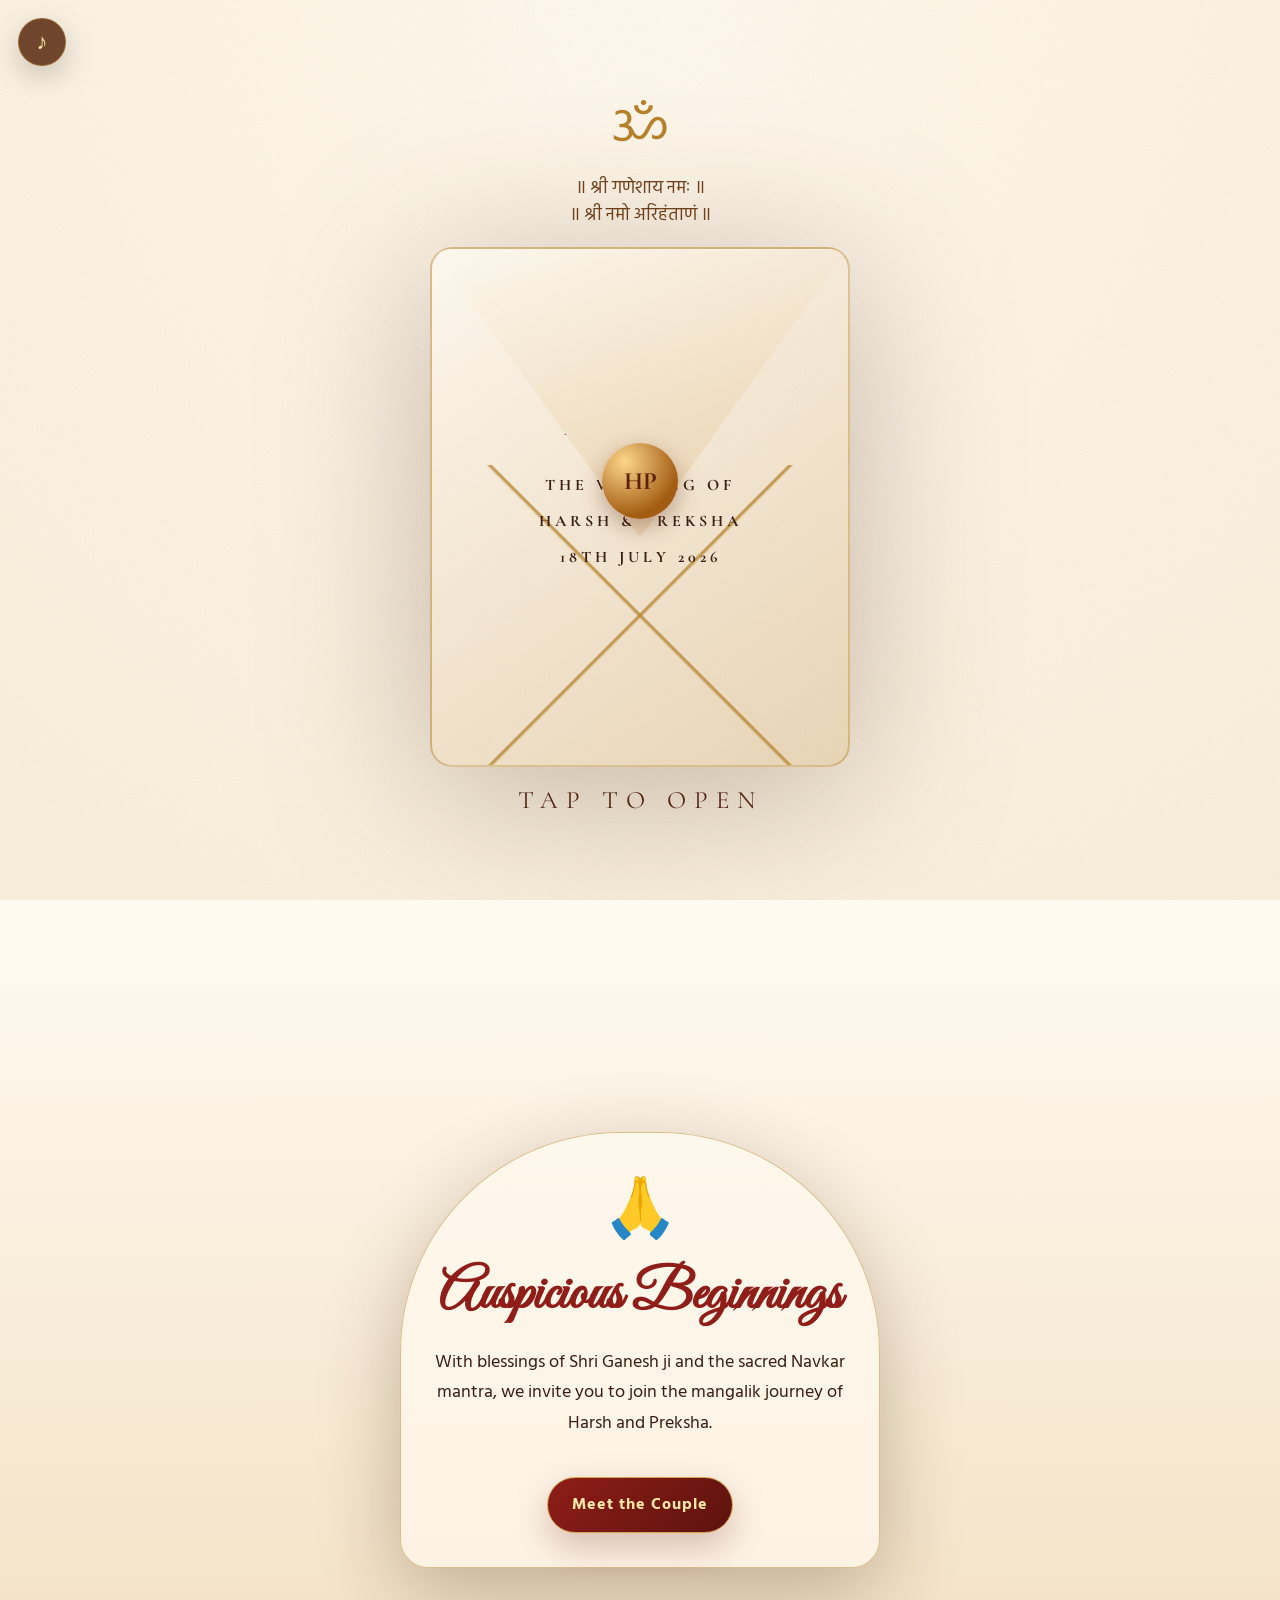
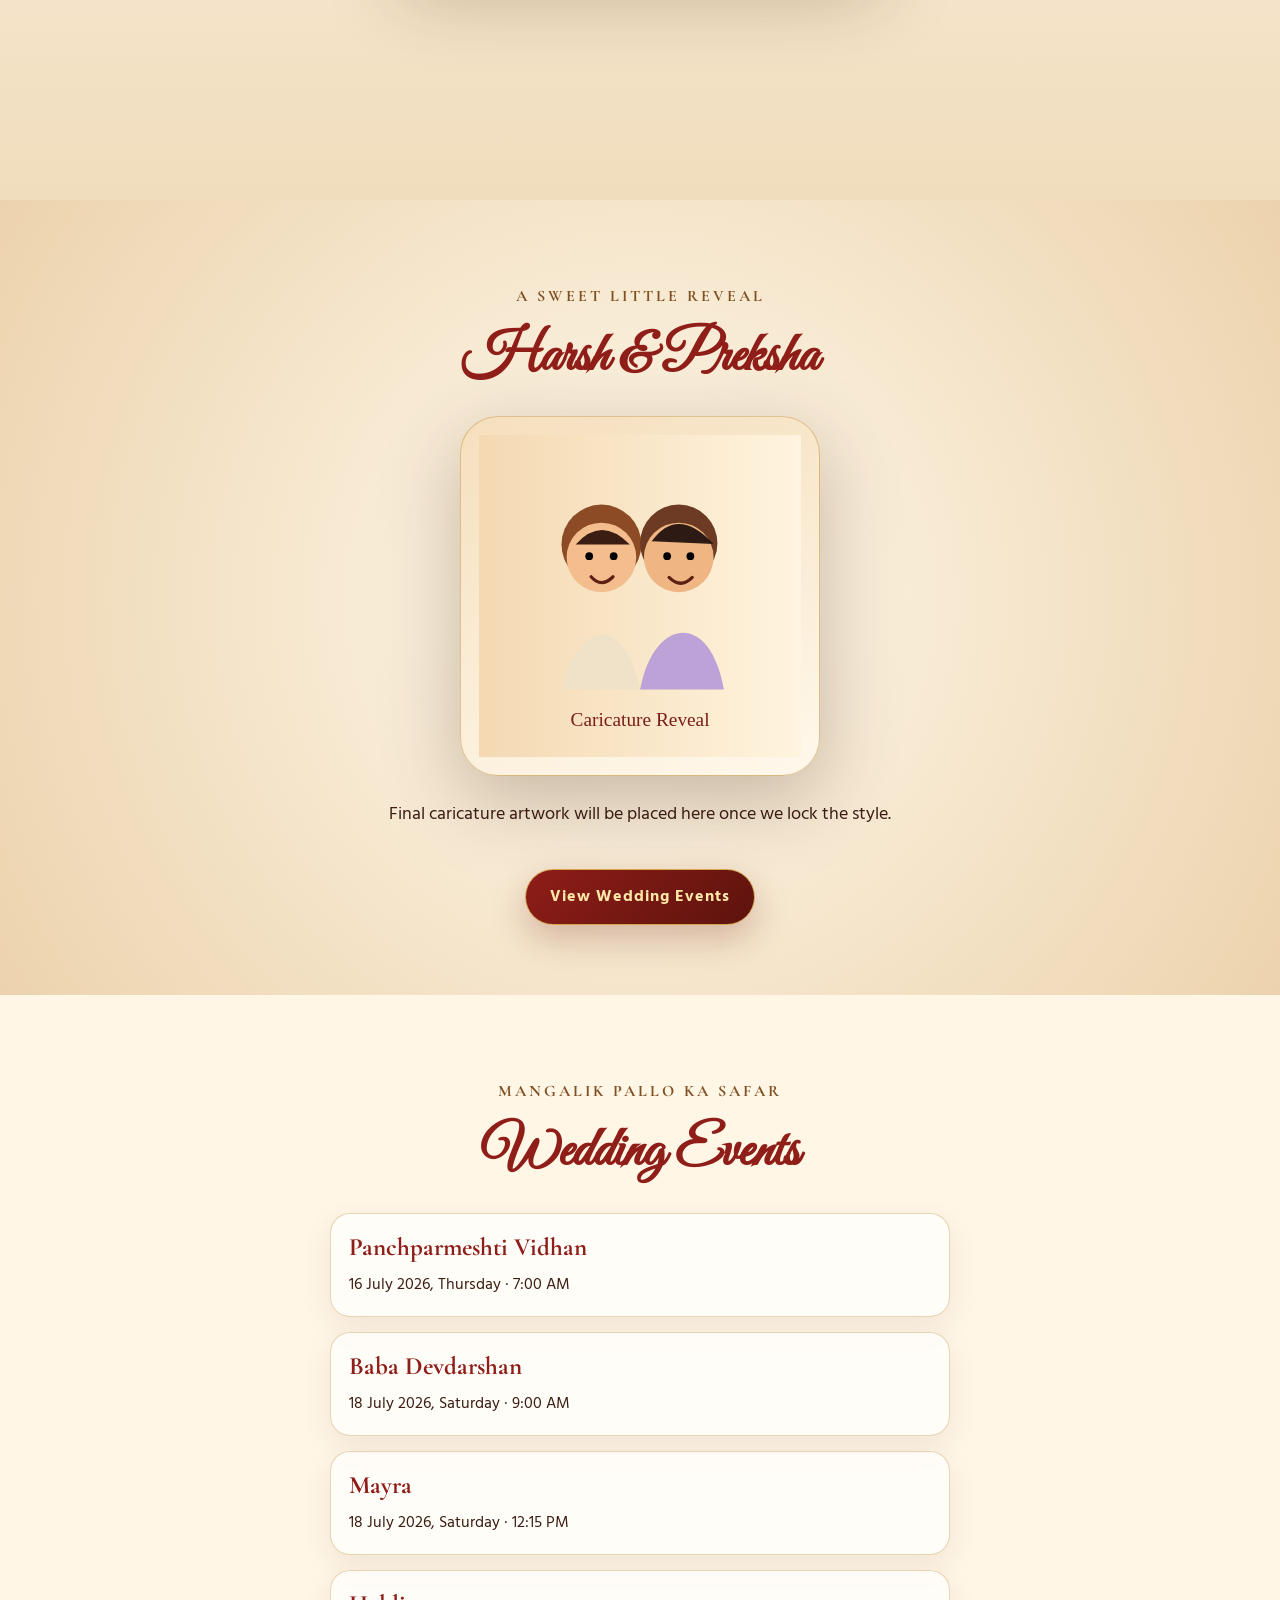
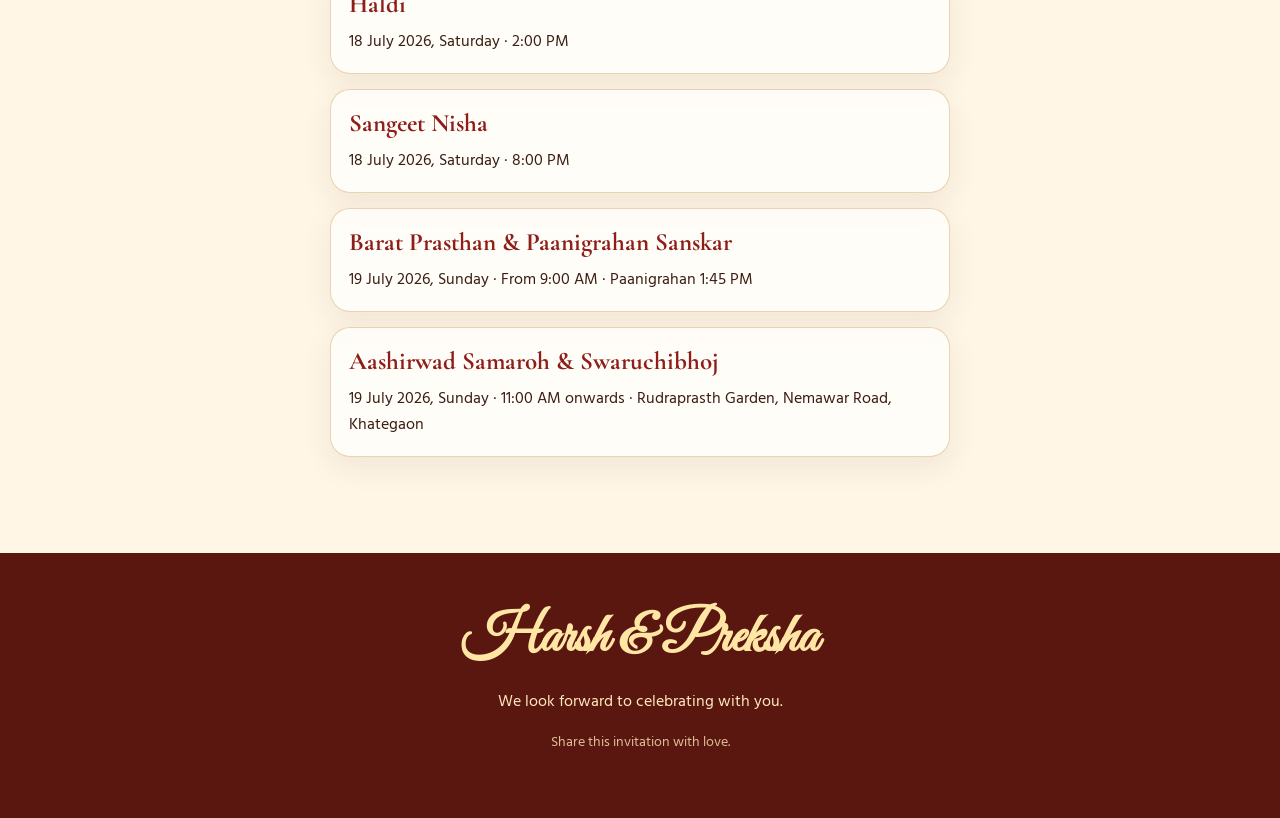
<file: index 2.html>
<!doctype html>
<html lang="en">
<head>
<meta charset="utf-8" />
<meta name="viewport" content="width=device-width, initial-scale=1" />
<title>Prakhar & Preksha Wedding Invite</title>
<link rel="preconnect" href="https://fonts.googleapis.com">
<link rel="preconnect" href="https://fonts.gstatic.com" crossorigin>
<link href="https://fonts.googleapis.com/css2?family=Cormorant+Garamond:wght@500;600;700&family=Great+Vibes&family=Hind:wght@400;500;600;700&display=swap" rel="stylesheet">
<style>
:root{--ivory:#fff7e8;--paper:#f8edd7;--gold:#b9832b;--deep:#5a1710;--maroon:#8f1d18;--brown:#3b1d13;--rose:#f7c9b9;--shadow:0 24px 80px rgba(61,28,8,.28)}
*{box-sizing:border-box} html{scroll-behavior:smooth} body{margin:0;background:radial-gradient(circle at top,#fff8ec,#ead5b0);font-family:Hind,system-ui,sans-serif;color:var(--brown);overflow-x:hidden}.screen{min-height:100svh;position:relative;display:grid;place-items:center;padding:28px 18px}.grain:before{content:"";position:fixed;inset:0;background-image:url('data:image/svg+xml;utf8,<svg xmlns="http://www.w3.org/2000/svg" width="180" height="180"><filter id="n"><feTurbulence type="fractalNoise" baseFrequency="0.72" numOctaves="2" stitchTiles="stitch"/></filter><rect width="100%" height="100%" filter="url(%23n)" opacity="0.08"/></svg>');pointer-events:none;mix-blend-mode:multiply;z-index:50}.music{position:fixed;top:18px;left:18px;z-index:80;width:48px;height:48px;border-radius:50%;border:1px solid rgba(185,131,43,.45);background:rgba(85,37,11,.84);color:#ffe8a6;display:grid;place-items:center;box-shadow:0 10px 30px rgba(0,0,0,.2);font-size:22px}.petal{position:fixed;top:-30px;color:#e99a98;font-size:18px;z-index:3;animation:fall linear infinite;opacity:.8}@keyframes fall{to{transform:translateY(110vh) rotate(360deg)}}.intro{text-align:center;width:min(520px,100%)}.mantra{font-family:Hind,sans-serif;color:#74431b;line-height:1.5;font-size:18px;margin:5px 0 18px}.ganesh{font-size:52px;color:var(--gold);margin-bottom:6px}.envelope-wrap{perspective:1100px;width:min(420px,94vw);margin:12px auto 18px;filter:drop-shadow(var(--shadow));cursor:pointer}.envelope{position:relative;height:520px;background:linear-gradient(145deg,#fff9ef,#ead6b7);border:2px solid rgba(185,131,43,.45);border-radius:22px;overflow:hidden;transform-style:preserve-3d;transition:transform .9s cubic-bezier(.2,.8,.2,1)}.envelope:before,.envelope:after{content:"";position:absolute;inset:auto 0 0 0;height:58%;background:linear-gradient(135deg,transparent 49.6%,rgba(185,131,43,.75) 50%,transparent 50.6%),linear-gradient(225deg,transparent 49.6%,rgba(185,131,43,.75) 50%,transparent 50.6%);opacity:.8}.flap{position:absolute;left:0;right:0;top:0;height:56%;background:linear-gradient(160deg,#fffaf0,#ead0a9);clip-path:polygon(0 0,100% 0,50% 100%);transform-origin:top center;transition:transform 1.2s cubic-bezier(.2,.9,.15,1);z-index:4;border-top:1px solid rgba(255,255,255,.8)}.seal{position:absolute;width:76px;height:76px;border-radius:50%;background:radial-gradient(circle at 30% 25%,#ffd98b,#a45d12 70%);left:50%;top:45%;transform:translate(-50%,-50%);z-index:7;display:grid;place-items:center;color:#5d220b;font-family:Cormorant Garamond,serif;font-size:25px;font-weight:700;box-shadow:0 8px 22px rgba(93,34,11,.35)}.crest{position:absolute;inset:110px 35px auto;text-align:center;z-index:2}.crest .hp{font-family:Cormorant Garamond,serif;font-size:82px;color:#643019;letter-spacing:10px}.crest p{font-family:Cormorant Garamond,serif;letter-spacing:4px;font-weight:700}.tap{font-family:Cormorant Garamond,serif;letter-spacing:8px;font-size:25px;margin-top:18px;color:#5c2a18}.open .envelope{transform:translateY(-35px) scale(.92)}.open .flap{transform:rotateX(180deg)}.open .seal{animation:breakSeal .8s forwards}@keyframes breakSeal{to{opacity:0;transform:translate(-50%,-50%) scale(.2) rotate(40deg)}}.card{display:none;width:min(480px,96vw);background:rgba(255,248,235,.92);border:1px solid rgba(185,131,43,.45);border-radius:28px;padding:28px 22px;text-align:center;box-shadow:var(--shadow);backdrop-filter:blur(10px);animation:rise 1.1s ease both}.revealed .card{display:block}.revealed .intro-main{display:none}@keyframes rise{from{opacity:0;transform:translateY(50px) scale(.96)}to{opacity:1;transform:none}}.section-title{font-family:Great Vibes,cursive;font-size:56px;color:var(--maroon);margin:0}.subtitle{font-family:Cormorant Garamond,serif;letter-spacing:3px;text-transform:uppercase;color:#815022;font-weight:700}.names{font-family:Great Vibes,cursive;font-size:72px;line-height:.95;color:#60160f;margin:12px 0}.date{font-family:Cormorant Garamond,serif;font-size:25px;letter-spacing:5px;color:var(--maroon);font-weight:700}.btn{display:inline-flex;align-items:center;justify-content:center;gap:10px;background:linear-gradient(135deg,#8f1d18,#5d130d);color:#ffe8a8;text-decoration:none;border:1px solid #d6a64f;border-radius:999px;padding:14px 24px;font-weight:700;letter-spacing:1px;box-shadow:0 14px 35px rgba(107,24,14,.25);margin-top:20px}.blessing{background:linear-gradient(180deg,#fffaf1,#f1ddbd)}.arch{width:min(480px,95vw);padding:34px 22px;border:1px solid rgba(185,131,43,.48);border-radius:220px 220px 28px 28px;background:rgba(255,249,238,.74);box-shadow:var(--shadow);text-align:center}.om{font-size:58px;color:var(--gold)}.quote{font-size:18px;line-height:1.7}.events{padding:70px 18px;background:#fff6e6}.events h2{text-align:center}.grid{display:grid;gap:15px;max-width:620px;margin:26px auto}.event{background:rgba(255,255,255,.72);border:1px solid rgba(185,131,43,.34);border-radius:20px;padding:18px;box-shadow:0 10px 30px rgba(90,43,11,.08)}.event b{font-family:Cormorant Garamond,serif;color:var(--maroon);font-size:25px}.event p{margin:8px 0 0}.couple{background:radial-gradient(circle at center,#fff9ec,#ecd3ad);padding:70px 18px;text-align:center}.avatar{width:min(360px,90vw);aspect-ratio:1/1;border-radius:38px;margin:24px auto;background:linear-gradient(160deg,#f5dfbd,#fff8eb);border:1px solid rgba(185,131,43,.45);display:grid;place-items:center;box-shadow:var(--shadow);overflow:hidden}.avatar svg{width:90%;height:90%}.footer{text-align:center;padding:50px 18px;background:#5a1710;color:#ffe9bc}.small{font-size:14px;opacity:.8}.hidden{display:none!important}@media(max-width:420px){.envelope{height:470px}.names{font-size:60px}.section-title{font-size:48px}.tap{font-size:21px;letter-spacing:6px}}
</style>
</head>
<body class="grain">
<button class="music" id="musicBtn" aria-label="music">♪</button>
<main id="app">
<section class="screen" id="openScreen">
  <div class="intro intro-main">
    <div class="ganesh">ॐ</div>
    <div class="mantra">॥ श्री गणेशाय नमः ॥<br>॥ श्री नमो अरिहंताणं ॥</div>
    <div class="envelope-wrap" id="envelopeBtn">
      <div class="envelope">
        <div class="flap"></div><div class="seal">HP</div>
        <div class="crest"><div class="hp">H P</div><p>THE WEDDING OF</p><p>HARSH & PREKSHA</p><p>18TH JULY 2026</p></div>
      </div>
    </div>
    <div class="tap">TAP TO OPEN</div>
  </div>
  <div class="card" id="revealCard">
    <div class="om">ॐ</div>
    <p class="subtitle">Together with our families</p>
    <h1 class="names">Harsh <span style="font-size:36px">&</span><br>Preksha</h1>
    <p class="subtitle">invite you to celebrate their wedding</p>
    <p class="date">18 JULY 2026</p>
    <a class="btn" href="#blessing">Begin the Celebration ↓</a>
  </div>
</section>
<section class="screen blessing" id="blessing">
  <div class="arch">
    <div class="om">🙏</div>
    <h2 class="section-title">Auspicious Beginnings</h2>
    <p class="quote">With blessings of Shri Ganesh ji and the sacred Navkar mantra, we invite you to join the mangalik journey of Harsh and Preksha.</p>
    <a class="btn" href="#couple">Meet the Couple</a>
  </div>
</section>
<section class="couple" id="couple">
  <p class="subtitle">A sweet little reveal</p>
  <h2 class="section-title">Harsh & Preksha</h2>
  <div class="avatar" aria-label="caricature couple placeholder">
    <svg viewBox="0 0 500 500" role="img"><defs><linearGradient id="g" x1="0" x2="1"><stop stop-color="#f4d9b2"/><stop offset="1" stop-color="#fff4df"/></linearGradient></defs><rect width="500" height="500" fill="url(#g)"/><circle cx="190" cy="170" r="62" fill="#8d4b25"/><circle cx="310" cy="168" r="60" fill="#6d3b24"/><circle cx="190" cy="190" r="54" fill="#f3bd8d"/><circle cx="310" cy="190" r="54" fill="#efb684"/><path d="M130 395c20-105 96-120 120 0" fill="#efe2c9"/><path d="M250 395c20-110 108-125 130 0" fill="#bca2d6"/><circle cx="171" cy="188" r="6"/><circle cx="209" cy="188" r="6"/><circle cx="292" cy="188" r="6"/><circle cx="328" cy="188" r="6"/><path d="M174 220q16 18 34 0M295 221q18 18 36 0" stroke="#5d2014" stroke-width="5" fill="none" stroke-linecap="round"/><path d="M150 170q40-45 84 0" fill="#3b1d13"/><path d="M268 165q40-56 96 4" fill="#2d1a14"/><text x="250" y="452" text-anchor="middle" font-family="serif" font-size="30" fill="#7b1e16">Caricature Reveal</text></svg>
  </div>
  <p class="quote">Final caricature artwork will be placed here once we lock the style.</p>
  <a class="btn" href="#events">View Wedding Events</a>
</section>
<section class="events" id="events">
  <p class="subtitle" style="text-align:center">Mangalik Pallo Ka Safar</p>
  <h2 class="section-title">Wedding Events</h2>
  <div class="grid">
    <div class="event"><b>Panchparmeshti Vidhan</b><p>16 July 2026, Thursday · 7:00 AM</p></div>
    <div class="event"><b>Baba Devdarshan</b><p>18 July 2026, Saturday · 9:00 AM</p></div>
    <div class="event"><b>Mayra</b><p>18 July 2026, Saturday · 12:15 PM</p></div>
    <div class="event"><b>Haldi</b><p>18 July 2026, Saturday · 2:00 PM</p></div>
    <div class="event"><b>Sangeet Nisha</b><p>18 July 2026, Saturday · 8:00 PM</p></div>
    <div class="event"><b>Barat Prasthan & Paanigrahan Sanskar</b><p>19 July 2026, Sunday · From 9:00 AM · Paanigrahan 1:45 PM</p></div>
    <div class="event"><b>Aashirwad Samaroh & Swaruchibhoj</b><p>19 July 2026, Sunday · 11:00 AM onwards · Rudraprasth Garden, Nemawar Road, Khategaon</p></div>
  </div>
</section>
<footer class="footer"><h2 class="section-title" style="color:#ffe6a5">Harsh & Preksha</h2><p>We look forward to celebrating with you.</p><p class="small">Share this invitation with love.</p></footer>
</main>
<script>
const openScreen=document.getElementById('openScreen'), env=document.getElementById('envelopeBtn');let opened=false;env.addEventListener('click',()=>{if(opened)return;opened=true;openScreen.classList.add('open');startMusic();setTimeout(()=>openScreen.classList.add('revealed'),950);makeBurst();});
function petals(){for(let i=0;i<18;i++){let p=document.createElement('div');p.className='petal';p.textContent=Math.random()>.5?'🌸':'❀';p.style.left=Math.random()*100+'vw';p.style.animationDuration=7+Math.random()*9+'s';p.style.animationDelay=Math.random()*7+'s';document.body.appendChild(p)}}petals();function makeBurst(){for(let i=0;i<25;i++){let p=document.createElement('div');p.className='petal';p.textContent='✨';p.style.left=45+Math.random()*10+'vw';p.style.animationDuration=2+Math.random()*2+'s';document.body.appendChild(p);setTimeout(()=>p.remove(),4000)}}
let ctx,osc1,osc2,gain,lfo,playing=false;function startMusic(){if(playing)return;ctx=new (window.AudioContext||window.webkitAudioContext)();gain=ctx.createGain();gain.gain.value=.035;gain.connect(ctx.destination);osc1=ctx.createOscillator();osc2=ctx.createOscillator();lfo=ctx.createOscillator();let lfoGain=ctx.createGain();osc1.type='sine';osc2.type='triangle';lfo.frequency.value=5.5;lfoGain.gain.value=10;lfo.connect(lfoGain);lfoGain.connect(osc1.frequency);osc1.connect(gain);osc2.connect(gain);osc1.start();osc2.start();lfo.start();playing=true;melody();document.getElementById('musicBtn').textContent='♫'}
const notes=[392,440,523,587,523,440,392,330,392,440,392,330];let ni=0;function melody(){if(!playing)return;let t=ctx.currentTime;osc1.frequency.setTargetAtTime(notes[ni%notes.length],t,.08);osc2.frequency.setTargetAtTime(notes[(ni+2)%notes.length]/2,t,.1);ni++;setTimeout(melody,720)}document.getElementById('musicBtn').addEventListener('click',()=>{if(!playing){startMusic()}else{gain.gain.value=gain.gain.value>0?0:.035;document.getElementById('musicBtn').textContent=gain.gain.value>0?'♫':'♪'}})
</script>
</body>
</html>
</file>
